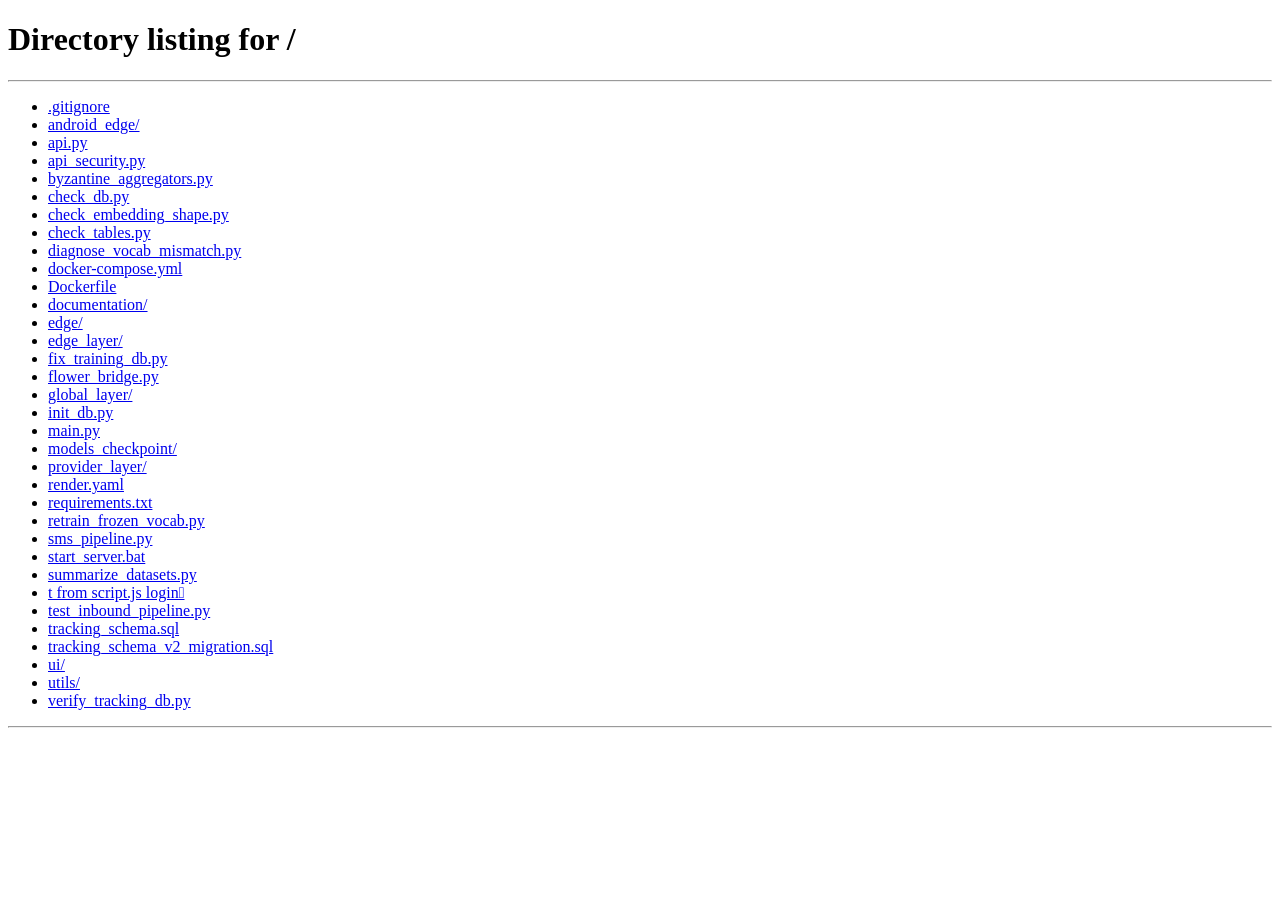
<file: ui/contacts.html>
<!DOCTYPE html>
<html lang="en">
<head>
    <meta charset="UTF-8">
    <meta name="viewport" content="width=device-width, initial-scale=1.0">
    <title>ShieldFL - Edge Contacts Database Editor</title>
    <!-- Google Fonts -->
    <link href="https://fonts.googleapis.com/css2?family=Outfit:wght@300;400;600;700&display=swap" rel="stylesheet">
    <!-- FontAwesome icons -->
    <link rel="stylesheet" href="https://cdnjs.cloudflare.com/ajax/libs/font-awesome/6.4.0/css/all.min.css">
    <!-- Stylesheets -->
    <link rel="stylesheet" href="style.css">
    <link rel="stylesheet" href="contacts.css">
</head>
<body>
    <div class="app-container">
        <!-- Sidebar -->
        <aside class="sidebar">
            <div class="sidebar-header">
                <div class="logo">
                    <i class="fa-solid fa-shield-halved logo-icon"></i>
                    <span>ShieldFL</span>
                </div>
                <div class="badge">3-Tier FL</div>
            </div>
            
            <nav class="nav-menu">
                <a href="index.html" class="nav-item">
                    <i class="fa-solid fa-arrow-left"></i>
                    <span>Back to Portal</span>
                </a>
                <button class="nav-item active">
                    <i class="fa-solid fa-address-book"></i>
                    <span>Manage Contacts</span>
                </button>
            </nav>

            <div class="sidebar-footer">
                <div class="status-indicator">
                    <span class="dot pulse-green"></span>
                    <span>Backend Connected</span>
                </div>
            </div>
        </aside>

        <!-- Main Content -->
        <main class="main-content">
            <!-- Header -->
            <header class="content-header">
                <div class="header-title">
                    <h1>Edge Contacts Management</h1>
                    <p>Directly inspect and modify SQLite database records for local edge devices</p>
                </div>
                <div class="header-actions">
                    <button class="theme-toggle" onclick="toggleTheme()">
                        <i class="fa-solid fa-moon" id="theme-icon"></i>
                    </button>
                </div>
            </header>

            <div class="grid-layout">
                <!-- Left: Contacts Editor -->
                <div class="glass-card contacts-card">
                    <div class="device-selector-row">
                        <label for="device-select">Select Edge Database:</label>
                        <select id="device-select" onchange="loadContacts()">
                            <option value="S1-0">S1-0 (MTN - Client 0)</option>
                            <option value="S1-1">S1-1 (MTN - Client 1)</option>
                            <option value="S1-2">S1-2 (MTN - Client 2)</option>
                            <option value="S2-0">S2-0 (Telecel - Client 0)</option>
                            <option value="S2-1">S2-1 (Telecel - Client 1)</option>
                            <option value="S2-2">S2-2 (Telecel - Client 2)</option>
                            <option value="S3-0">S3-0 (AirtelTigo - Client 0)</option>
                            <option value="S3-1">S3-1 (AirtelTigo - Client 1)</option>
                            <option value="S3-2">S3-2 (AirtelTigo - Client 2)</option>
                        </select>
                    </div>

                    <div class="table-container">
                        <table>
                            <thead>
                                <tr>
                                    <th>ID</th>
                                    <th>Contact Name</th>
                                    <th>Phone Number</th>
                                    <th>Trust Status</th>
                                    <th>Base Risk</th>
                                    <th>Action</th>
                                </tr>
                            </thead>
                            <tbody id="contacts-tbody">
                                <tr>
                                    <td colspan="6" class="text-center text-muted">Select an edge device to load contacts.</td>
                                </tr>
                            </tbody>
                        </table>
                    </div>
                </div>

                <!-- Right: Add Contact Form -->
                <div class="glass-card form-card">
                    <div class="card-header">
                        <i class="fa-solid fa-user-plus text-purple"></i>
                        <h2>Create Edge Record</h2>
                    </div>
                    <form id="contact-form" onsubmit="addContact(event)">
                        <div class="form-group">
                            <label for="contact-name">Full Name</label>
                            <div class="input-with-icon">
                                <i class="fa-solid fa-user"></i>
                                <input type="text" id="contact-name" placeholder="John Doe" required>
                            </div>
                        </div>

                        <div class="form-group">
                            <label for="contact-phone">Phone Number</label>
                            <div class="input-with-icon">
                                <i class="fa-solid fa-phone"></i>
                                <input type="text" id="contact-phone" placeholder="e.g. +233548123456" required>
                            </div>
                        </div>

                        <div class="form-group row-group">
                            <label class="toggle-container">
                                <input type="checkbox" id="contact-trusted" checked onchange="toggleRiskSlider()">
                                <span class="toggle-slider"></span>
                                <span class="toggle-label">Mark as Trusted Contact</span>
                            </label>
                        </div>

                        <div class="form-group" id="risk-score-group" style="display: none;">
                            <label for="contact-risk">Fraud Base Risk Score (0.0 - 1.0)</label>
                            <div class="slider-wrapper">
                                <input type="range" id="contact-risk" min="0" max="1" step="0.05" value="0.0">
                                <span class="slider-val" id="risk-val">0.00</span>
                            </div>
                            <span class="help-text">Set manually for flagged, blacklisted, or suspect numbers</span>
                        </div>

                        <button type="submit" class="btn btn-primary">
                            <i class="fa-solid fa-plus"></i> Save to SQLite DB
                        </button>
                    </form>
                </div>
            </div>
        </main>
    </div>

    <!-- Toast container -->
    <div id="toast-container"></div>

    <script src="contacts.js"></script>
</body>
</html>
</file>
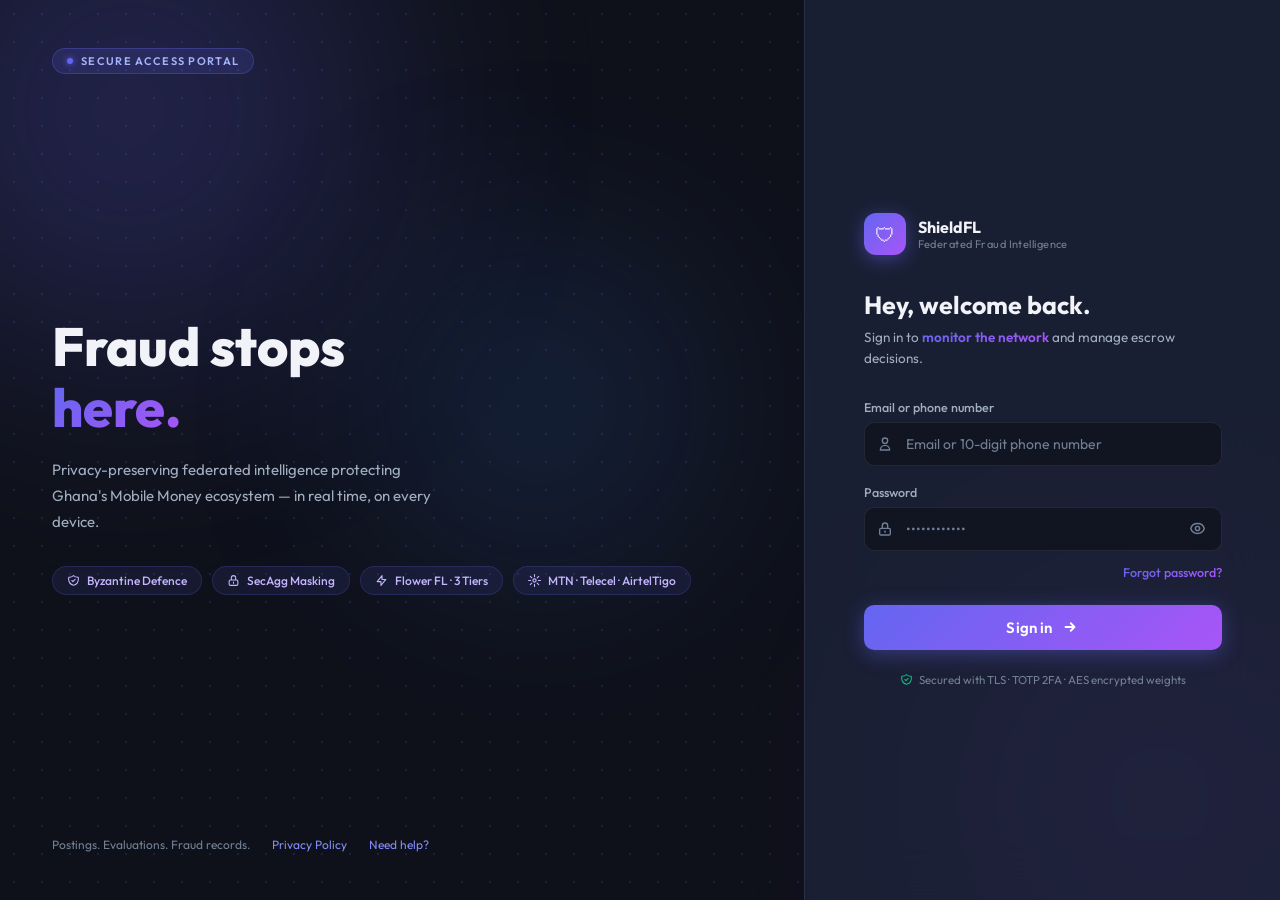
<file: ui/login.html>
<!DOCTYPE html>
<html lang="en">
<head>
  <meta charset="UTF-8" />
  <meta name="viewport" content="width=device-width, initial-scale=1.0" />
  <title>ShieldFL — Sign In</title>
  <link href="https://fonts.googleapis.com/css2?family=Outfit:wght@300;400;500;600;700;800&display=swap" rel="stylesheet" />
  <style>
    *, *::before, *::after { box-sizing: border-box; margin: 0; padding: 0; }

    :root {
      --bg-base:        #0f111a;
      --bg-surface:     rgba(22, 26, 43, 0.7);
      --bg-card:        rgba(30, 37, 60, 0.75);
      --border-color:   rgba(255, 255, 255, 0.08);
      --text-primary:   #f1f3f9;
      --text-secondary: #a0aec0;
      --text-muted:     #718096;
      --primary:        #6366f1;
      --primary-hover:  #5153d6;
      --primary-grad:   linear-gradient(135deg, #6366f1 0%, #a855f7 100%);
      --primary-soft:   rgba(99, 102, 241, 0.15);
      --color-emerald:  #10b981;
      --font:           'Outfit', -apple-system, sans-serif;
    }

    html, body { height: 100%; background: var(--bg-base); font-family: var(--font); color: var(--text-primary); overflow: hidden; }

    /* dot-grid (same pattern as the dashboard) */
    body::before {
      content: ''; position: fixed; inset: 0;
      background-image: radial-gradient(circle, rgba(99,102,241,0.18) 1px, transparent 1px);
      background-size: 28px 28px; pointer-events: none; z-index: 0;
    }

    /* Ambient glow blobs */
    .glow { position: fixed; border-radius: 50%; filter: blur(120px); opacity: 0.22; pointer-events: none; z-index: 0; }
    .glow-1 { width: 500px; height: 500px; background: #6366f1; top: -140px; left: -120px; }
    .glow-2 { width: 400px; height: 400px; background: #a855f7; bottom: -100px; right: -80px; }
    .glow-3 { width: 280px; height: 280px; background: #3b82f6; top: 45%; left: 42%; transform: translate(-50%,-50%); }

    /* Page layout */
    .page { position: relative; z-index: 1; display: flex; height: 100vh; }

    /* ── Left hero ── */
    .hero {
      flex: 1; display: flex; flex-direction: column;
      justify-content: space-between; padding: 48px 52px; overflow: hidden;
    }
    .hero-badge {
      display: inline-flex; align-items: center; gap: 8px;
      font-size: 11px; font-weight: 600; letter-spacing: 0.12em; text-transform: uppercase;
      background: var(--primary-soft); border: 1px solid rgba(99,102,241,0.3);
      color: #a5b4fc; padding: 5px 14px; border-radius: 999px; width: fit-content;
    }
    .hero-badge::before {
      content: ''; width: 6px; height: 6px; border-radius: 50%;
      background: var(--primary); flex-shrink: 0; box-shadow: 0 0 6px #6366f1;
    }
    .hero-body { flex: 1; display: flex; flex-direction: column; justify-content: center; }
    .hero h1 { font-size: clamp(36px, 4.2vw, 56px); font-weight: 800; line-height: 1.12; margin-bottom: 20px; }
    .hero h1 span { background: var(--primary-grad); -webkit-background-clip: text; -webkit-text-fill-color: transparent; background-clip: text; }
    .hero-sub { font-size: 15px; color: var(--text-secondary); line-height: 1.75; max-width: 380px; }
    .hero-pills { display: flex; flex-wrap: wrap; gap: 10px; margin-top: 30px; }
    .pill {
      display: inline-flex; align-items: center; gap: 7px;
      background: rgba(99,102,241,0.1); border: 1px solid rgba(99,102,241,0.2);
      border-radius: 999px; padding: 6px 14px; font-size: 12px; font-weight: 500; color: #c4b5fd;
    }
    .pill svg { width: 13px; height: 13px; flex-shrink: 0; }
    .hero-footer { font-size: 12px; color: var(--text-muted); display: flex; gap: 22px; flex-wrap: wrap; }
    .hero-footer a { color: #818cf8; text-decoration: none; transition: color 0.2s; }
    .hero-footer a:hover { color: #a5b4fc; }

    /* ── Right login panel ── */
    .login-panel {
      width: 476px; flex-shrink: 0;
      display: flex; align-items: center; justify-content: center; padding: 40px 44px;
      background: var(--bg-card); border-left: 1px solid var(--border-color);
      backdrop-filter: blur(28px); -webkit-backdrop-filter: blur(28px);
    }
    .login-inner { width: 100%; max-width: 358px; }

    /* Logo */
    .logo { display: flex; align-items: center; gap: 12px; margin-bottom: 34px; }
    .logo-icon {
      width: 42px; height: 42px; border-radius: 12px;
      background: var(--primary-grad); display: flex; align-items: center; justify-content: center;
      font-size: 20px; box-shadow: 0 4px 18px rgba(99,102,241,0.45); flex-shrink: 0;
    }
    .logo-name { font-weight: 700; font-size: 16px; }
    .logo-sub  { font-size: 11px; color: var(--text-muted); letter-spacing: 0.04em; }

    /* Welcome */
    .welcome-head { font-size: 25px; font-weight: 700; margin-bottom: 6px; }
    .welcome-sub {
      font-size: 13.5px; color: var(--text-secondary); margin-bottom: 30px; line-height: 1.55;
    }
    .welcome-sub span {
      background: var(--primary-grad); -webkit-background-clip: text;
      -webkit-text-fill-color: transparent; background-clip: text; font-weight: 600;
    }

    /* Fields */
    .field { margin-bottom: 18px; }
    .field label { display: block; font-size: 12.5px; font-weight: 500; color: var(--text-secondary); margin-bottom: 7px; }
    .input-wrap { position: relative; display: flex; align-items: center; }
    .input-wrap svg.icon-left {
      position: absolute; left: 13px; width: 16px; height: 16px; color: var(--text-muted); pointer-events: none;
    }
    .input-wrap input {
      width: 100%; background: rgba(15,17,26,0.65);
      border: 1px solid var(--border-color); border-radius: 10px;
      padding: 12px 14px 12px 41px; font-family: var(--font); font-size: 14px;
      color: var(--text-primary); outline: none; transition: border-color 0.2s, box-shadow 0.2s;
    }
    .input-wrap input::placeholder { color: var(--text-muted); }
    .input-wrap input:focus { border-color: var(--primary); box-shadow: 0 0 0 3px rgba(99,102,241,0.18); }
    .eye-btn {
      position: absolute; right: 12px; background: none; border: none;
      cursor: pointer; color: var(--text-muted); display: flex; padding: 4px; transition: color 0.2s;
    }
    .eye-btn:hover { color: var(--text-secondary); }
    .eye-btn svg { width: 17px; height: 17px; }

    /* Forgot */
    .forgot-row { text-align: right; margin-top: -8px; margin-bottom: 24px; }
    .forgot-row a {
      font-size: 12.5px; font-weight: 500; cursor: pointer; text-decoration: none;
      background: var(--primary-grad); -webkit-background-clip: text;
      -webkit-text-fill-color: transparent; background-clip: text;
    }

    /* Sign in button */
    .btn-signin {
      width: 100%; padding: 13px;
      background: var(--primary-grad); border: none; border-radius: 10px;
      font-family: var(--font); font-size: 15px; font-weight: 600; color: #fff;
      cursor: pointer; display: flex; align-items: center; justify-content: center; gap: 8px;
      transition: opacity 0.2s, transform 0.15s, box-shadow 0.2s;
      box-shadow: 0 4px 20px rgba(99,102,241,0.4); letter-spacing: 0.01em;
    }
    .btn-signin:hover { opacity: 0.91; transform: translateY(-1px); box-shadow: 0 6px 26px rgba(99,102,241,0.5); }
    .btn-signin:active { transform: translateY(0); }
    .btn-signin svg { width: 18px; height: 18px; }

    /* Error */
    .error-msg {
      display: none; background: rgba(239,68,68,0.1); border: 1px solid rgba(239,68,68,0.28);
      border-radius: 8px; padding: 10px 14px; font-size: 13px; color: #fca5a5;
      margin-bottom: 16px; align-items: center; gap: 8px;
    }
    .error-msg.show { display: flex; }

    /* Spinner */
    @keyframes spin { to { transform: rotate(360deg); } }
    .spinner {
      width: 18px; height: 18px; border-radius: 50%;
      border: 2px solid rgba(255,255,255,0.3); border-top-color: #fff;
      animation: spin 0.7s linear infinite; display: none;
    }
    .btn-signin.loading .spinner { display: block; }
    .btn-signin.loading .btn-label { display: none; }

    /* Secure note */
    .secure-note {
      display: flex; align-items: center; justify-content: center; gap: 6px;
      font-size: 11.5px; color: var(--text-muted); margin-top: 22px;
    }
    .secure-note svg { width: 13px; height: 13px; color: var(--color-emerald); }

    @media (max-width: 780px) { .hero { display: none; } .login-panel { width: 100%; border-left: none; } }
  </style>
</head>
<body>
  <div class="glow glow-1"></div>
  <div class="glow glow-2"></div>
  <div class="glow glow-3"></div>

  <div class="page">

    <!-- LEFT HERO -->
    <div class="hero">
      <div class="hero-badge">Secure Access Portal</div>

      <div class="hero-body">
        <h1>Fraud stops<br><span>here.</span></h1>
        <p class="hero-sub">
          Privacy-preserving federated intelligence protecting Ghana's Mobile Money ecosystem — in real time, on every device.
        </p>
        <div class="hero-pills">
          <span class="pill">
            <svg fill="none" viewBox="0 0 24 24" stroke="currentColor" stroke-width="2"><path stroke-linecap="round" stroke-linejoin="round" d="M9 12l2 2 4-4m5.618-4.016A11.955 11.955 0 0112 2.944a11.955 11.955 0 01-8.618 3.04A12.02 12.02 0 003 9c0 5.591 3.824 10.29 9 11.622 5.176-1.332 9-6.03 9-11.622 0-1.042-.133-2.052-.382-3.016z"/></svg>
            Byzantine Defence
          </span>
          <span class="pill">
            <svg fill="none" viewBox="0 0 24 24" stroke="currentColor" stroke-width="2"><path stroke-linecap="round" stroke-linejoin="round" d="M12 15v2m-6 4h12a2 2 0 002-2v-6a2 2 0 00-2-2H6a2 2 0 00-2 2v6a2 2 0 002 2zm10-10V7a4 4 0 00-8 0v4h8z"/></svg>
            SecAgg Masking
          </span>
          <span class="pill">
            <svg fill="none" viewBox="0 0 24 24" stroke="currentColor" stroke-width="2"><path stroke-linecap="round" stroke-linejoin="round" d="M13 10V3L4 14h7v7l9-11h-7z"/></svg>
            Flower FL · 3 Tiers
          </span>
          <span class="pill">
            <svg fill="none" viewBox="0 0 24 24" stroke="currentColor" stroke-width="2"><circle cx="12" cy="12" r="3"/><path stroke-linecap="round" stroke-linejoin="round" d="M12 1v4M12 19v4M4.22 4.22l2.83 2.83M16.95 16.95l2.83 2.83M1 12h4M19 12h4M4.22 19.78l2.83-2.83M16.95 7.05l2.83-2.83"/></svg>
            MTN · Telecel · AirtelTigo
          </span>
        </div>
      </div>

      <div class="hero-footer">
        <span>Postings. Evaluations. Fraud records.</span>
        <a href="#">Privacy Policy</a>
        <a href="#">Need help?</a>
      </div>
    </div>

    <!-- RIGHT LOGIN -->
    <div class="login-panel">
      <div class="login-inner">

        <div class="logo">
          <div class="logo-icon">🛡</div>
          <div>
            <div class="logo-name">ShieldFL</div>
            <div class="logo-sub">Federated Fraud Intelligence</div>
          </div>
        </div>

        <div class="welcome-head">Hey, welcome back.</div>
        <div class="welcome-sub">Sign in to <span>monitor the network</span> and manage escrow decisions.</div>

        <div class="error-msg" id="error-msg">
          <svg fill="none" viewBox="0 0 24 24" stroke="currentColor" stroke-width="2" style="width:15px;height:15px;flex-shrink:0"><circle cx="12" cy="12" r="10"/><path stroke-linecap="round" d="M12 8v4M12 16h.01"/></svg>
          <span id="error-text">Invalid credentials. Please try again.</span>
        </div>

        <form id="login-form">
          <div class="field">
            <label for="email">Email or phone number</label>
            <div class="input-wrap">
              <svg class="icon-left" fill="none" viewBox="0 0 24 24" stroke="currentColor" stroke-width="2">
                <path stroke-linecap="round" stroke-linejoin="round" d="M16 7a4 4 0 11-8 0 4 4 0 018 0zM12 14a7 7 0 00-7 7h14a7 7 0 00-7-7z"/>
              </svg>
              <input type="text" id="email" placeholder="Email or 10-digit phone number" required />
            </div>
          </div>

          <div class="field">
            <label for="password">Password</label>
            <div class="input-wrap">
              <svg class="icon-left" fill="none" viewBox="0 0 24 24" stroke="currentColor" stroke-width="2">
                <path stroke-linecap="round" stroke-linejoin="round" d="M12 15v2m-6 4h12a2 2 0 002-2v-6a2 2 0 00-2-2H6a2 2 0 00-2 2v6a2 2 0 002 2zm10-10V7a4 4 0 00-8 0v4h8z"/>
              </svg>
              <input type="password" id="password" placeholder="••••••••••••" required />
              <button type="button" class="eye-btn" id="eye-btn">
                <svg id="eye-icon" fill="none" viewBox="0 0 24 24" stroke="currentColor" stroke-width="2">
                  <path stroke-linecap="round" stroke-linejoin="round" d="M15 12a3 3 0 11-6 0 3 3 0 016 0z"/>
                  <path stroke-linecap="round" stroke-linejoin="round" d="M2.458 12C3.732 7.943 7.523 5 12 5c4.478 0 8.268 2.943 9.542 7-1.274 4.057-5.064 7-9.542 7-4.477 0-8.268-2.943-9.542-7z"/>
                </svg>
              </button>
            </div>
          </div>

          <div class="forgot-row"><a href="#">Forgot password?</a></div>

          <button type="submit" class="btn-signin" id="signin-btn">
            <span class="btn-label" style="display:flex;align-items:center;gap:8px;">
              Sign in
              <svg fill="none" viewBox="0 0 24 24" stroke="currentColor" stroke-width="2.5">
                <path stroke-linecap="round" stroke-linejoin="round" d="M13 7l5 5m0 0l-5 5m5-5H6"/>
              </svg>
            </span>
            <div class="spinner"></div>
          </button>
        </form>

        <div class="secure-note">
          <svg fill="none" viewBox="0 0 24 24" stroke="currentColor" stroke-width="2">
            <path stroke-linecap="round" stroke-linejoin="round" d="M9 12l2 2 4-4m5.618-4.016A11.955 11.955 0 0112 2.944a11.955 11.955 0 01-8.618 3.04A12.02 12.02 0 003 9c0 5.591 3.824 10.29 9 11.622 5.176-1.332 9-6.03 9-11.622 0-1.042-.133-2.052-.382-3.016z"/>
          </svg>
          Secured with TLS · TOTP 2FA · AES encrypted weights
        </div>
      </div>
    </div>
  </div>

  <script>
    // Eye toggle
    const eyeBtn  = document.getElementById('eye-btn');
    const passEl  = document.getElementById('password');
    const eyeIcon = document.getElementById('eye-icon');
    eyeBtn.addEventListener('click', () => {
      const show = passEl.type === 'password';
      passEl.type = show ? 'text' : 'password';
      eyeIcon.innerHTML = show
        ? `<path stroke-linecap="round" stroke-linejoin="round" d="M13.875 18.825A10.05 10.05 0 0112 19c-4.478 0-8.268-2.943-9.543-7a9.97 9.97 0 011.563-3.029m5.858.908a3 3 0 114.243 4.243M9.878 9.878l4.242 4.242M9.88 9.88l-3.29-3.29m7.532 7.532l3.29 3.29M3 3l3.59 3.59m0 0A9.953 9.953 0 0112 5c4.478 0 8.268 2.943 9.543 7a10.025 10.025 0 01-4.132 5.411m0 0L21 21"/>`
        : `<path stroke-linecap="round" stroke-linejoin="round" d="M15 12a3 3 0 11-6 0 3 3 0 016 0z"/><path stroke-linecap="round" stroke-linejoin="round" d="M2.458 12C3.732 7.943 7.523 5 12 5c4.478 0 8.268 2.943 9.542 7-1.274 4.057-5.064 7-9.542 7-4.477 0-8.268-2.943-9.542-7z"/>`;
    });

    // Form submit
    const form      = document.getElementById('login-form');
    const signinBtn = document.getElementById('signin-btn');
    const errorMsg  = document.getElementById('error-msg');
    const errorText = document.getElementById('error-text');

    form.addEventListener('submit', async (e) => {
      e.preventDefault();
      errorMsg.classList.remove('show');
      signinBtn.classList.add('loading');
      const email    = document.getElementById('email').value.trim();
      const password = document.getElementById('password').value;
      try {
        const res = await fetch('/api/auth/login', {
          method: 'POST',
          headers: { 'Content-Type': 'application/json' },
          body: JSON.stringify({ username: email, password })
        });
        if (res.ok) {
          const data = await res.json();
          if (data.access_token) localStorage.setItem('shieldfl_token', data.access_token);
          window.location.href = '/';
        } else {
          const err = await res.json().catch(() => ({}));
          errorText.textContent = err.detail || 'Invalid credentials. Please try again.';
          errorMsg.classList.add('show');
        }
      } catch {
        if (email === 'admin' && password === 'password') {
          window.location.href = '/';
        } else {
          errorText.textContent = 'Connection error. Check your network and try again.';
          errorMsg.classList.add('show');
        }
      } finally {
        signinBtn.classList.remove('loading');
      }
    });

    ['email','password'].forEach(id => {
      document.getElementById(id).addEventListener('input', () => errorMsg.classList.remove('show'));
    });
  </script>
</body>
</html>
</file>
<file: ui/style.css>
/* Base Themes and CSS Reset */
:root {
    --bg-base: #0f111a;
    --bg-surface: rgba(22, 26, 43, 0.7);
    --bg-card: rgba(30, 37, 60, 0.55);
    --bg-card-hover: rgba(40, 50, 80, 0.7);
    --border-color: rgba(255, 255, 255, 0.08);

    --text-primary: #f1f3f9;
    --text-secondary: #a0aec0;
    --text-muted: #718096;

    --primary-color: #6366f1;
    --primary-color-hover: #5153d6;
    --primary-gradient: linear-gradient(135deg, #6366f1 0%, #a855f7 100%);
    --primary-soft: rgba(99, 102, 241, 0.15);

    --color-emerald: #10b981;
    --color-blue: #3b82f6;
    --color-amber: #f59e0b;
    --color-red: #ef4444;

    --shadow-premium: 0 8px 32px 0 rgba(0, 0, 0, 0.37);
    --font-stack: 'Outfit', -apple-system, BlinkMacSystemFont, "Segoe UI", Roboto, sans-serif;
    --sidebar-width: 260px;
    --card-border-radius: 16px;
    --transition-speed: 0.3s;
}

[data-theme="light"] {
    --bg-base: #f3f4f6;
    --bg-surface: rgba(255, 255, 255, 0.75);
    --bg-card: rgba(255, 255, 255, 0.9);
    --bg-card-hover: rgba(243, 244, 246, 0.95);
    --border-color: rgba(0, 0, 0, 0.08);

    --text-primary: #1f2937;
    --text-secondary: #4b5563;
    --text-muted: #9ca3af;

    --shadow-premium: 0 8px 32px 0 rgba(31, 38, 135, 0.07);
}

* {
    margin: 0;
    padding: 0;
    box-sizing: border-box;
}

body {
    background-color: var(--bg-base);
    color: var(--text-primary);
    font-family: var(--font-stack);
    min-height: 100vh;
    overflow-x: hidden;
    font-size: 16px;
    line-height: 1.4;
    transition: background-color var(--transition-speed), color var(--transition-speed);
    position: relative;
}

body::before {
    content: "";
    position: fixed;
    inset: 0;
    background-image: url("assets/globe-network.webp.webp");
    background-repeat: no-repeat;
    background-position: center center;
    background-size: cover;
    background-attachment: fixed;
    opacity: 0.16;
    filter: brightness(0.6) saturate(0.9);
    pointer-events: none;
    z-index: 0;
}

body::after {
    content: "";
    position: fixed;
    inset: 0;
    background: rgba(4, 11, 23, 0.28);
    pointer-events: none;
    z-index: 0;
}

.app-container,
.sidebar,
.main-content {
    position: relative;
    z-index: 1;
}

/* Scrollbar */
::-webkit-scrollbar { width: 6px; height: 6px; }
::-webkit-scrollbar-track { background: transparent; }
::-webkit-scrollbar-thumb { background: var(--border-color); border-radius: 4px; }
::-webkit-scrollbar-thumb:hover { background: var(--text-muted); }

/* ─── App Container ─────────────────────────────────────────── */
.app-container {
    display: flex;
    min-height: 100vh;
}

/* ─── Sidebar ───────────────────────────────────────────────── */
/* ✅ Hidden by default, slides in on hover via JS */
.sidebar {
    width: var(--sidebar-width);
    background-color: var(--bg-surface);
    border-right: 1px solid var(--border-color);
    backdrop-filter: blur(16px);
    -webkit-backdrop-filter: blur(16px);
    display: flex;
    flex-direction: column;
    padding: 24px;
    position: fixed;
    top: 0;
    left: 0;
    height: 100vh;
    z-index: 100;
    /* ✅ Start off-screen, animate in */
    transform: translateX(-100%);
    transition: transform 0.25s cubic-bezier(0.4, 0, 0.2, 1);
}

/* ✅ Class toggled by JS when hovering hamburger */
.sidebar.sidebar-open {
    transform: translateX(0);
}

.sidebar-header {
    margin-bottom: 40px;
}

.logo {
    display: flex;
    align-items: center;
    gap: 12px;
    font-weight: 700;
    font-size: 22px;
    background: var(--primary-gradient);
    -webkit-background-clip: text;
    -webkit-text-fill-color: transparent;
}

.logo-icon {
    font-size: 24px;
    color: var(--primary-color);
    -webkit-text-fill-color: initial;
}

.badge {
    display: inline-block;
    padding: 4px 8px;
    font-size: 10px;
    font-weight: 600;
    border-radius: 9999px;
    background-color: rgba(99, 102, 241, 0.15);
    color: var(--primary-color);
    border: 1px solid rgba(99, 102, 241, 0.3);
    margin-top: 8px;
}

.nav-menu {
    display: flex;
    flex-direction: column;
    gap: 12px;
    flex-grow: 1;
}

.nav-item {
    display: flex;
    align-items: center;
    gap: 14px;
    padding: 14px 16px;
    background: transparent;
    border: none;
    border-radius: 12px;
    color: var(--text-secondary);
    font-family: var(--font-stack);
    font-size: 15px;
    font-weight: 600;
    cursor: pointer;
    text-align: left;
    text-decoration: none;
    transition: all var(--transition-speed) ease;
}

.nav-item:hover,
.nav-item.active {
    background-color: rgba(16, 185, 129, 0.14);
    color: var(--text-primary);
    border-left: 4px solid var(--color-emerald);
    transform: translateX(4px);
}

.nav-item i {
    font-size: 16px;
    width: 20px;
}

.escrow-count-badge {
    margin-left: auto;
    background-color: var(--color-amber);
    color: #0f111a;
    font-size: 11px;
    font-weight: 700;
    padding: 2px 6px;
    border-radius: 50%;
}

.sidebar-footer {
    border-top: 1px solid var(--border-color);
    padding-top: 20px;
    display: flex;
    flex-direction: column;
    gap: 10px;
}

.status-indicator {
    display: flex;
    align-items: center;
    gap: 10px;
    font-size: 13px;
    color: var(--text-secondary);
}

.dot {
    width: 8px;
    height: 8px;
    border-radius: 50%;
}

.pulse-green {
    background-color: var(--color-emerald);
    box-shadow: 0 0 0 0 rgba(16, 185, 129, 0.7);
    animation: pulse 1.8s infinite;
}

@keyframes pulse {
    0%   { transform: scale(0.95); box-shadow: 0 0 0 0 rgba(16, 185, 129, 0.7); }
    70%  { transform: scale(1);    box-shadow: 0 0 0 8px rgba(16, 185, 129, 0); }
    100% { transform: scale(0.95); box-shadow: 0 0 0 0 rgba(16, 185, 129, 0); }
}

.workspace-info {
    font-size: 11px;
    color: var(--text-muted);
}

/* ─── Hamburger Button ──────────────────────────────────────── */
/* ✅ Fixed at TOP-LEFT corner, always visible when sidebar is closed */
.hamburger-btn {
    position: fixed;
    left: 12px;
    top: 16px;              /* ✅ top-left, not centered */
    z-index: 200;           /* above sidebar overlay */
    width: 38px;
    height: 38px;
    display: flex;
    flex-direction: column;
    align-items: center;
    justify-content: center;
    gap: 5px;
    cursor: pointer;
    background: rgba(99, 102, 241, 0.15);
    border-radius: 10px;
    border: 1px solid rgba(99, 102, 241, 0.3);
    transition: opacity 0.2s ease, background 0.2s ease, transform 0.15s ease;
}

.hamburger-btn:hover {
    background: rgba(99, 102, 241, 0.3);
    transform: scale(1.08);
}

.hamburger-btn span {
    display: block;
    width: 16px;
    height: 2px;
    background: rgba(255, 255, 255, 0.65);
    border-radius: 2px;
    transition: background 0.2s;
}

.hamburger-btn:hover span {
    background: #fff;
}

/* ✅ JS adds/removes this class to hide hamburger while sidebar is open */
.hamburger-btn.hidden {
    opacity: 0;
    pointer-events: none;
}

/* ─── Main Content Area ─────────────────────────────────────── */
/* ✅ Full width by default (sidebar is hidden), shifts when sidebar opens */
.main-content {
    margin-left: 0;                  /* ✅ was var(--sidebar-width) — now 0 */
    flex-grow: 1;
    padding: clamp(18px, 3vw, 40px);
    width: 100vw;                    /* ✅ full width by default */
    max-width: 1600px;
    box-sizing: border-box;
    transition: margin-left 0.25s cubic-bezier(0.4, 0, 0.2, 1),
                width      0.25s cubic-bezier(0.4, 0, 0.2, 1);
}

.content-header {
    display: flex;
    justify-content: space-between;
    align-items: center;
    gap: 16px;
    flex-wrap: wrap;
    margin-bottom: 24px;
}

.header-actions {
    display: flex;
    align-items: center;
    gap: 18px;
}

.centered-header-title {
    flex: 1;
    text-align: center;
}

.header-title h1 {
    font-weight: 700;
    font-size: clamp(1.45rem, 2.8vw, 1.9rem);
    letter-spacing: -0.5px;
    margin-bottom: 6px;
}

.header-title p {
    color: var(--text-secondary);
    font-size: clamp(0.92rem, 1.8vw, 1rem);
}

.live-clock {
    min-width: 150px;
    text-align: right;
    color: var(--text-primary);
    font-size: clamp(0.78rem, 1.8vw, 0.92rem);
    font-weight: 700;
    letter-spacing: 0.04em;
    padding: 10px 12px;
    border-radius: 10px;
    background: rgba(99, 102, 241, 0.12);
    border: 1px solid var(--border-color);
    box-shadow: var(--shadow-premium);
}

.theme-toggle {
    background-color: var(--bg-surface);
    border: 1px solid var(--border-color);
    width: 40px;
    height: 40px;
    border-radius: 10px;
    color: var(--text-primary);
    cursor: pointer;
    display: flex;
    align-items: center;
    justify-content: center;
    font-size: 16px;
    transition: all var(--transition-speed);
}

.theme-toggle:hover {
    background-color: var(--bg-card);
    transform: translateY(-1px) scale(1.04);
}

/* Moving notification strip */
.notification-strip {
    overflow: hidden;
    border: 1px solid var(--border-color);
    border-radius: 14px;
    background: linear-gradient(135deg, rgba(99, 102, 241, 0.14), rgba(168, 85, 247, 0.12));
    box-shadow: var(--shadow-premium);
    margin-bottom: 24px;
    position: relative;
}

.notification-track {
    display: flex;
    gap: 14px;
    width: max-content;
    padding: 10px 12px;
    animation: marquee 40s linear infinite;
}

.notification-pill {
    display: inline-flex;
    align-items: center;
    gap: 8px;
    padding: 8px 12px;
    border-radius: 999px;
    background: rgba(15, 17, 26, 0.45);
    border: 1px solid rgba(255, 255, 255, 0.08);
    color: var(--text-primary);
    font-size: 12px;
    font-weight: 600;
    white-space: nowrap;
}

.notification-pill i { color: var(--color-amber); }

@keyframes marquee {
    0%   { transform: translateX(0); }
    100% { transform: translateX(-50%); }
}

/* Tab contents */
.tab-content { display: none; animation: fadeIn 0.4s ease; }
.tab-content.active { display: block; }

@keyframes fadeIn {
    from { opacity: 0; transform: translateY(8px); }
    to   { opacity: 1; transform: translateY(0); }
}

/* Grid layout */
.grid-layout {
    display: grid;
    grid-template-columns: 1.1fr 0.9fr;
    gap: 30px;
    margin-bottom: 30px;
}

.transfer-stage {
    display: flex;
    justify-content: center;
    margin-bottom: 24px;
}

.centered-card {
    width: 100%;
    max-width: 760px;
    margin: 0 auto;
}

.assessment-panel,
.logs-card { margin-top: 24px; }

/* ─── Responsive ────────────────────────────────────────────── */
@media (max-width: 1024px) {
    .grid-layout { grid-template-columns: 1fr; }
    .main-content { margin-left: 0; width: 100%; padding: 20px; }
    .content-header { align-items: flex-start; }
    .header-actions { width: 100%; justify-content: flex-end; flex-wrap: nowrap; }
}

@media (max-width: 640px) {
    .notification-track { animation-duration: 24s; }
    .notification-pill { font-size: 11px; padding: 7px 10px; }
    .live-clock { min-width: 0; text-align: left; }
}

/* Glassmorphism Cards */
.glass-card {
    background-color: var(--bg-surface);
    border: 1px solid var(--border-color);
    border-radius: var(--card-border-radius);
    padding: clamp(18px, 2.6vw, 30px);
    box-shadow: var(--shadow-premium);
    backdrop-filter: blur(20px);
    -webkit-backdrop-filter: blur(20px);
    transition: border-color var(--transition-speed);
}

.card-header {
    display: flex;
    align-items: center;
    gap: 12px;
    margin-bottom: 24px;
}

.card-header i { font-size: 20px; }
.card-header h2 { font-size: 18px; font-weight: 600; }

/* Text colors */
.text-purple  { color: #a855f7; }
.text-emerald { color: var(--color-emerald); }
.text-blue    { color: var(--color-blue); }
.text-amber   { color: var(--color-amber); }
.text-muted   { color: var(--text-muted); }
.text-center  { text-align: center; }

/* Forms */
.form-group { margin-bottom: 20px; }

.form-group label {
    display: block;
    font-size: 14px;
    font-weight: 600;
    color: var(--text-secondary);
    margin-bottom: 8px;
}

select, input, textarea {
    width: 100%;
    background-color: rgba(15, 17, 26, 0.4);
    border: 1px solid var(--border-color);
    border-radius: 10px;
    padding: 12px 16px;
    color: var(--text-primary);
    font-family: var(--font-stack);
    font-size: 14px;
    outline: none;
    transition: all 0.2s;
}

select:focus, input:focus, textarea:focus {
    border-color: var(--primary-color);
    box-shadow: 0 0 0 2px rgba(99, 102, 241, 0.15);
}

.input-with-icon { position: relative; }

.input-with-icon i {
    position: absolute;
    left: 16px;
    top: 50%;
    transform: translateY(-50%);
    color: var(--text-muted);
}

.input-with-icon input { padding-left: 44px; }

.help-text {
    display: block;
    font-size: 11px;
    color: var(--text-muted);
    margin-top: 6px;
}

/* Buttons */
.btn {
    display: inline-flex;
    align-items: center;
    justify-content: center;
    gap: 8px;
    padding: 12px 24px;
    border: none;
    border-radius: 10px;
    font-family: var(--font-stack);
    font-size: 14px;
    font-weight: 600;
    cursor: pointer;
    transition: all var(--transition-speed);
}

.btn-primary {
    background: var(--primary-gradient);
    color: white;
    width: 100%;
    box-shadow: 0 4px 15px rgba(99, 102, 241, 0.3);
}

.btn-primary:hover {
    box-shadow: 0 6px 20px rgba(99, 102, 241, 0.5);
    transform: translateY(-2px);
}

.btn-emerald { background-color: var(--color-emerald); color: #0f111a; }
.btn-emerald:hover { background-color: #059669; transform: translateY(-2px); }

.btn-small   { padding: 6px 12px; font-size: 12px; border-radius: 6px; }
.btn-release { background-color: var(--color-emerald); color: #0f111a; }
.btn-release:hover { background-color: #059669; }
.btn-block   { background-color: var(--color-red); color: white; }
.btn-block:hover { background-color: #dc2626; }

.btn:active,
.btn.active {
    background-color: var(--color-emerald) !important;
    color: #0f111a !important;
    box-shadow: 0 4px 15px rgba(16, 185, 129, 0.25) !important;
    transform: translateY(0) !important;
}

/* Assessment Result */
.result-placeholder {
    display: flex;
    flex-direction: column;
    align-items: center;
    justify-content: center;
    text-align: center;
    color: var(--text-muted);
    padding: 40px 0;
}

.placeholder-icon { font-size: 48px; margin-bottom: 16px; color: var(--border-color); }

.result-display { animation: slideIn 0.3s ease; }

@keyframes slideIn {
    from { opacity: 0; transform: translateY(12px); }
    to   { opacity: 1; transform: translateY(0); }
}

.verdict-banner {
    display: flex;
    align-items: center;
    gap: 16px;
    padding: 16px 20px;
    border-radius: 12px;
    margin-bottom: 24px;
}

.verdict-banner.approved { background-color: rgba(16, 185, 129, 0.15); border: 1px solid rgba(16, 185, 129, 0.3); color: var(--color-emerald); }
.verdict-banner.escrow   { background-color: rgba(245, 158, 11, 0.15); border: 1px solid rgba(245, 158, 11, 0.3); color: var(--color-amber); }
.verdict-banner.blocked  { background-color: rgba(239, 68, 68, 0.15);  border: 1px solid rgba(239, 68, 68, 0.3);  color: var(--color-red); }

.verdict-icon { font-size: 24px; }

.metrics-grid {
    display: grid;
    grid-template-columns: 1fr 1fr;
    gap: 20px;
    margin-bottom: 24px;
}

.metric-box {
    background-color: rgba(15, 17, 26, 0.2);
    border: 1px solid var(--border-color);
    border-radius: 12px;
    padding: 16px;
}

.metric-label {
    display: block;
    font-size: 11px;
    color: var(--text-secondary);
    margin-bottom: 6px;
    text-transform: uppercase;
    letter-spacing: 0.5px;
}

.metric-value { display: block; font-size: 22px; font-weight: 700; margin-bottom: 10px; }

.progress-bar-bg { background-color: rgba(255,255,255,0.05); height: 6px; border-radius: 9999px; overflow: hidden; }
.progress-bar-fill { height: 100%; border-radius: 9999px; width: 0%; transition: width 0.8s cubic-bezier(0.1, 0.8, 0.3, 1); }

.bg-gradient { background: var(--primary-gradient); }
.bg-blue   { background-color: var(--color-blue); }
.bg-amber  { background-color: var(--color-amber); }
.bg-purple { background-color: #a855f7; }

.decision-reason {
    background-color: rgba(255,255,255,0.03);
    border-left: 3px solid var(--primary-color);
    padding: 16px;
    border-radius: 0 10px 10px 0;
    font-size: 14px;
}

.decision-reason strong { display: block; margin-bottom: 4px; }

/* Tables */
.table-container { overflow-x: auto; margin-top: 10px; }

table { width: 100%; border-collapse: collapse; text-align: left; font-size: 14px; }

th, td { padding: 16px 20px; border-bottom: 1px solid var(--border-color); }

th { font-weight: 600; color: var(--text-secondary); }

tbody tr { transition: background-color 0.2s; }
tbody tr:hover { background-color: rgba(255,255,255,0.02); }

.badge-status { padding: 4px 10px; border-radius: 9999px; font-size: 11px; font-weight: 600; display: inline-block; }

.status-approved { background-color: rgba(16,185,129,0.15); color: var(--color-emerald); }
.status-escrow   { background-color: rgba(245,158,11,0.15); color: var(--color-amber); }
.status-released { background-color: rgba(59,130,246,0.15); color: var(--color-blue); }
.status-blocked  { background-color: rgba(239,68,68,0.15);  color: var(--color-red); }

/* FL Tab */
.description { color: var(--text-secondary); font-size: 14px; line-height: 1.5; margin-bottom: 24px; }

.fl-actions { margin-bottom: 24px; }

.fl-status-box {
    background-color: rgba(15,17,26,0.3);
    border: 1px solid var(--border-color);
    border-radius: 12px;
    padding: 20px;
    display: flex;
    flex-direction: column;
    gap: 12px;
    margin-bottom: 30px;
}

.status-row { display: flex; justify-content: space-between; font-size: 14px; }

.badge-success { background-color: rgba(16,185,129,0.15); color: var(--color-emerald); }

/* Node Tree */
.node-architecture h3 { font-size: 15px; font-weight: 600; margin-bottom: 20px; }

.node-tree { display: flex; flex-direction: column; align-items: center; gap: 30px; padding: 20px 0; }

.tree-node {
    display: flex;
    align-items: center;
    gap: 10px;
    background-color: rgba(255,255,255,0.03);
    border: 1px solid var(--border-color);
    border-radius: 10px;
    padding: 10px 20px;
    font-size: 13px;
    font-weight: 600;
    box-shadow: 0 4px 10px rgba(0,0,0,0.1);
}

.root-node     { border-color: var(--color-blue);   background-color: rgba(59,130,246,0.05); }
.provider-node { border-color: #a855f7; background-color: rgba(168,85,247,0.05); }

.node-branches { display: grid; grid-template-columns: repeat(3, 1fr); gap: 20px; width: 100%; }

.provider-branch { display: flex; flex-direction: column; align-items: center; gap: 20px; }

.client-nodes { display: flex; justify-content: center; gap: 10px; }

.client-dot {
    display: inline-flex;
    align-items: center;
    justify-content: center;
    width: 32px;
    height: 32px;
    border-radius: 50%;
    background-color: rgba(255,255,255,0.03);
    border: 1px solid var(--border-color);
    font-size: 9px;
    font-weight: 700;
    color: var(--text-secondary);
    cursor: default;
    transition: all 0.2s;
}

.client-dot:hover { border-color: var(--primary-color); transform: scale(1.1); }

/* Toast */
#toast-container {
    position: fixed;
    bottom: 24px;
    right: 24px;
    display: flex;
    flex-direction: column;
    gap: 10px;
    z-index: 1000;
}

.toast {
    background-color: rgba(30,37,60,0.95);
    border: 1px solid var(--border-color);
    backdrop-filter: blur(10px);
    border-left: 4px solid var(--primary-color);
    padding: 16px 20px;
    border-radius: 8px;
    color: var(--text-primary);
    font-size: 14px;
    display: flex;
    align-items: center;
    gap: 12px;
    min-width: 280px;
    box-shadow: 0 4px 15px rgba(0,0,0,0.3);
    animation: slideInRight 0.3s cubic-bezier(0.1, 0.8, 0.3, 1);
}

@keyframes slideInRight {
    from { transform: translateX(100%); opacity: 0; }
    to   { transform: translateX(0); opacity: 1; }
}

.toast.success { border-left-color: var(--color-emerald); }
.toast.warning { border-left-color: var(--color-amber); }
.toast.error   { border-left-color: var(--color-red); }

/* Toggle */
.toggle-container { display: flex; align-items: center; gap: 12px; cursor: pointer; user-select: none; }
.toggle-container input { display: none; }

.toggle-slider {
    width: 44px;
    height: 24px;
    background-color: var(--border-color);
    border-radius: 9999px;
    position: relative;
    transition: background-color 0.2s;
    display: inline-block;
}

.toggle-slider::before {
    content: '';
    width: 18px;
    height: 18px;
    background-color: var(--text-primary);
    border-radius: 50%;
    position: absolute;
    top: 3px;
    left: 3px;
    transition: transform 0.2s;
}

.toggle-container input:checked + .toggle-slider { background-color: var(--color-emerald); }
.toggle-container input:checked + .toggle-slider::before { transform: translateX(20px); background-color: #0f111a; }
.toggle-container input:not(:checked) + .toggle-slider { box-shadow: inset 0 0 0 1px rgba(255,255,255,0.08); }

.toggle-label { font-size: 14px; font-weight: 600; }

/* Range sliders */
.slider-wrapper { display: flex; align-items: center; gap: 16px; }

.slider-wrapper input[type="range"] {
    flex-grow: 1;
    padding: 0;
    height: 6px;
    background: var(--border-color);
    border-radius: 9999px;
    outline: none;
    cursor: pointer;
    -webkit-appearance: none;
}

.slider-wrapper input[type="range"]::-webkit-slider-thumb {
    -webkit-appearance: none;
    width: 16px;
    height: 16px;
    border-radius: 50%;
    background: var(--primary-color);
    cursor: pointer;
}

.slider-val { font-size: 14px; font-weight: 700; width: 40px; text-align: right; }

/* Login Modal */
.modal-overlay {
    position: fixed;
    top: 0; left: 0;
    width: 100vw; height: 100vh;
    background-color: rgba(9, 11, 15, 0.9);
    backdrop-filter: blur(15px);
    z-index: 9999;
    display: none;
    align-items: center;
    justify-content: center;
}

.login-card {
    width: 100%;
    max-width: 400px;
    padding: 40px 30px;
    animation: fadeInSlideUp 0.4s ease-out forwards;
}

@keyframes fadeInSlideUp {
    from { opacity: 0; transform: translateY(20px); }
    to   { opacity: 1; transform: translateY(0); }
}
/* ── Sender Device Dropdown — Blue Theme ── */
#sender-id {
    background-color: rgba(59, 130, 246, 0.15);
    border-color: rgba(59, 130, 246, 0.5);
    color: #93c5fd;
}

#sender-id:focus {
    background-color: rgba(59, 130, 246, 0.25);
    border-color: #3b82f6;
    box-shadow: 0 0 0 2px rgba(59, 130, 246, 0.2);
}

#sender-id option {
    background-color: #0f2044;
    color: #bfdbfe;
}

#sender-id option:disabled {
    color: #60a5fa;
    font-style: italic;
}

/* ══════════════════════════════════════════════════════════════
   PROFILE & SETTINGS SECTION
   Merged from the standalone settings stylesheet. Its own
   :root / * / body reset and duplicate .btn, .btn-primary rules
   were dropped in favor of the ones already defined above, so
   this section now rides the same design tokens (--primary-color,
   --color-emerald/red/amber, --border-color, --bg-card, etc.) and
   automatically follows [data-theme="light"] switching.
   ══════════════════════════════════════════════════════════════ */

.ps-page {
    max-width: 1100px;
    margin: 0 auto;
    padding: 32px 24px 80px;
}

/* ===== HEADER ===== */
.ps-header {
    display: flex;
    justify-content: space-between;
    align-items: flex-start;
    margin-bottom: 28px;
    gap: 16px;
    flex-wrap: wrap;
}

.ps-header h1 {
    margin: 0 0 4px;
    font-size: 26px;
    font-weight: 700;
    color: var(--text-primary);
}

.ps-subtitle {
    margin: 0;
    color: var(--text-secondary);
    font-size: 14px;
}

.ps-header-right {
    display: flex;
    align-items: center;
    gap: 12px;
}

.ps-save-indicator {
    color: var(--color-emerald);
    font-size: 13px;
    font-weight: 600;
    transition: opacity 0.3s;
}

.hidden { display: none !important; }

/* ===== BUTTONS (additions only — .btn / .btn-primary already defined above) ===== */
.btn-secondary {
    background-color: var(--bg-card-hover);
    color: var(--text-primary);
    border: 1px solid var(--border-color);
}
.btn-secondary:hover { background-color: var(--bg-card); }

.btn-danger {
    background: transparent;
    color: var(--color-red);
    border: 1px solid var(--color-red);
}
.btn-danger:hover { background-color: rgba(239, 68, 68, 0.1); }

/* ===== LAYOUT ===== */
.ps-layout {
    display: grid;
    grid-template-columns: 220px 1fr;
    gap: 28px;
}

@media (max-width: 720px) {
    .ps-layout { grid-template-columns: 1fr; }
}

/* ===== SIDE NAV ===== */
.ps-nav {
    display: flex;
    flex-direction: column;
    gap: 4px;
    position: sticky;
    top: 24px;
    align-self: start;
}

.ps-nav-link {
    display: block;
    padding: 10px 14px;
    border-radius: 8px;
    color: var(--text-secondary);
    text-decoration: none;
    font-size: 14px;
    font-weight: 500;
    transition: background 0.15s, color 0.15s;
}

.ps-nav-link:hover {
    background: var(--bg-card-hover);
    color: var(--text-primary);
}

.ps-nav-link.active {
    background: var(--primary-soft);
    color: var(--primary-color);
    font-weight: 600;
}

/* ===== CONTENT ===== */
.ps-content h2 {
    font-size: 20px;
    margin: 0 0 16px;
    color: var(--text-primary);
}

.ps-section { margin-bottom: 8px; }

.ps-card {
    background: var(--bg-card);
    border: 1px solid var(--border-color);
    border-radius: var(--card-border-radius);
    padding: 22px;
    margin-bottom: 18px;
    box-shadow: var(--shadow-premium);
}

.ps-card h3 {
    margin: 0 0 12px;
    font-size: 15px;
    font-weight: 600;
    color: var(--text-primary);
}

.ps-hint {
    color: var(--text-muted);
    font-size: 13px;
    margin: 4px 0 12px;
}

.ps-error {
    color: var(--color-red);
    font-size: 13px;
    margin: -4px 0 12px;
}

/* ===== FORM ELEMENTS ===== */
.ps-grid-2 {
    display: grid;
    grid-template-columns: 1fr 1fr;
    gap: 16px;
}

@media (max-width: 560px) {
    .ps-grid-2 { grid-template-columns: 1fr; }
}

.ps-field {
    display: flex;
    flex-direction: column;
    gap: 6px;
    margin-bottom: 14px;
}

.ps-field label {
    font-size: 13px;
    color: var(--text-secondary);
    font-weight: 500;
}

.ps-field input,
.ps-field select {
    background: rgba(15, 17, 26, 0.4);
    border: 1px solid var(--border-color);
    color: var(--text-primary);
    padding: 10px 12px;
    border-radius: 8px;
    font-size: 14px;
    outline: none;
    transition: border-color 0.15s;
    width: 100%;
}

.ps-field input:focus,
.ps-field select:focus {
    border-color: var(--primary-color);
    box-shadow: 0 0 0 2px rgba(99, 102, 241, 0.15);
}

.ps-inline-field {
    flex-direction: row;
    align-items: center;
}
.ps-inline-field input { flex: 1; }

/* ===== TOGGLE SWITCH (namespaced so it doesn't clash with .toggle-* above) ===== */
.ps-toggle {
    position: relative;
    display: inline-block;
    width: 44px;
    height: 24px;
    flex-shrink: 0;
}

.ps-toggle input { opacity: 0; width: 0; height: 0; }

.ps-slider {
    position: absolute;
    cursor: pointer;
    inset: 0;
    background: var(--border-color);
    border-radius: 24px;
    transition: 0.2s;
}

.ps-slider::before {
    content: "";
    position: absolute;
    height: 18px;
    width: 18px;
    left: 3px;
    bottom: 3px;
    background: white;
    border-radius: 50%;
    transition: 0.2s;
}

.ps-toggle input:checked + .ps-slider {
    background: var(--primary-color);
}

.ps-toggle input:checked + .ps-slider::before {
    transform: translateX(20px);
}

.ps-row-between {
    display: flex;
    justify-content: space-between;
    align-items: center;
    padding: 10px 0;
    border-bottom: 1px solid var(--border-color);
}
.ps-row-between:last-child { border-bottom: none; }

/* ===== RANGE SLIDER LABELS (input[type=range] styling already covered above) ===== */
.ps-range-labels {
    display: flex;
    justify-content: space-between;
    font-size: 12px;
    color: var(--text-muted);
}

#ps-risk-threshold-value,
#ps-sensitivity-value {
    color: var(--primary-color);
    font-weight: 600;
}

/* ===== AVATAR ===== */
.ps-avatar-row {
    display: flex;
    align-items: center;
    gap: 16px;
    margin-bottom: 20px;
}

.ps-avatar {
    width: 64px;
    height: 64px;
    border-radius: 50%;
    background: var(--primary-gradient);
    color: white;
    display: flex;
    align-items: center;
    justify-content: center;
    font-weight: 700;
    font-size: 20px;
    overflow: hidden;
    flex-shrink: 0;
}

.ps-avatar img {
    width: 100%;
    height: 100%;
    object-fit: cover;
}

/* ===== 2FA ===== */
.ps-2fa-panel {
    margin-top: 16px;
    padding-top: 16px;
    border-top: 1px solid var(--border-color);
}

.ps-2fa-mock-qr {
    width: 140px;
    height: 140px;
    background: repeating-conic-gradient(var(--border-color) 0% 25%, var(--bg-base) 0% 50%) 50% / 20px 20px;
    border-radius: 8px;
    display: flex;
    align-items: center;
    justify-content: center;
    font-size: 11px;
    color: var(--text-muted);
    margin-bottom: 14px;
}

/* ===== LISTS ===== */
.ps-list {
    display: flex;
    flex-direction: column;
    gap: 10px;
}

.ps-list-item {
    display: flex;
    justify-content: space-between;
    align-items: center;
    padding: 12px 14px;
    background: rgba(15, 17, 26, 0.2);
    border: 1px solid var(--border-color);
    border-radius: 8px;
    font-size: 14px;
    color: var(--text-primary);
}

.ps-list-item-meta {
    color: var(--text-muted);
    font-size: 12px;
    margin-top: 2px;
}

.ps-badge {
    font-size: 11px;
    font-weight: 600;
    padding: 3px 8px;
    border-radius: 999px;
    background: var(--primary-soft);
    color: var(--primary-color);
}

.ps-badge.current {
    background: rgba(16, 185, 129, 0.15);
    color: var(--color-emerald);
}

/* ===== CHIPS ===== */
.ps-chip-list {
    display: flex;
    flex-wrap: wrap;
    gap: 8px;
    margin-top: 12px;
}

.ps-chip {
    display: flex;
    align-items: center;
    gap: 8px;
    background: rgba(15, 17, 26, 0.2);
    border: 1px solid var(--border-color);
    padding: 6px 10px;
    border-radius: 999px;
    font-size: 13px;
    color: var(--text-primary);
}

.ps-chip button {
    background: none;
    border: none;
    color: var(--text-muted);
    cursor: pointer;
    font-size: 14px;
    line-height: 1;
    padding: 0;
}
.ps-chip button:hover { color: var(--color-red); }

/* ===== TABLE (namespaced, distinct from the plain `table` rules above) ===== */
.ps-table {
    width: 100%;
    border-collapse: collapse;
    font-size: 13px;
}

.ps-table th {
    text-align: left;
    color: var(--text-secondary);
    font-weight: 500;
    padding: 8px 10px;
    border-bottom: 1px solid var(--border-color);
}

.ps-table td {
    padding: 10px;
    border-bottom: 1px solid var(--border-color);
    color: var(--text-primary);
}

.ps-table tr:last-child td { border-bottom: none; }

/* ===== READONLY PILL ===== */
.ps-readonly-pill {
    display: inline-block;
    background: var(--primary-soft);
    color: var(--primary-color);
    padding: 8px 16px;
    border-radius: 8px;
    font-weight: 600;
    font-size: 14px;
}

/* ══════════════════════════════════════════════════════════════
   LIGHT THEME — KAGGLE-STYLE BLUE ACCENT OVERRIDE
   Scoped entirely to [data-theme="light"]. Dark mode is untouched.
   No HTML/layout changes — same components, just recolored so
   light mode actually reads as "light background, blue accents"
   instead of a partially-dark theme with a purple accent.
   ══════════════════════════════════════════════════════════════ */

[data-theme="light"] {
    /* Swap the brand accent from indigo/purple to a Kaggle-style blue */
    --primary-color: #20beff;
    --primary-color-hover: #0ea5e9;
    --primary-gradient: linear-gradient(135deg, #20beff 0%, #0ea5e9 100%);
    --primary-soft: rgba(32, 190, 255, 0.14);
}

/* Background image tint: soften the dark navy overlay so it reads
   as a light backdrop instead of muddying a light UI on top of it */
[data-theme="light"] body::before {
    opacity: 0.08;
    filter: brightness(1.05) saturate(0.7);
}
[data-theme="light"] body::after {
    background: rgba(255, 255, 255, 0.6);
}

/* Brand-accent surfaces that were hardcoded to indigo rgba() rather
   than the CSS variables — these need explicit light-mode overrides */
[data-theme="light"] .badge {
    background-color: rgba(32, 190, 255, 0.14);
    border-color: rgba(32, 190, 255, 0.3);
}

[data-theme="light"] .hamburger-btn {
    background: rgba(32, 190, 255, 0.14);
    border-color: rgba(32, 190, 255, 0.3);
}
[data-theme="light"] .hamburger-btn:hover {
    background: rgba(32, 190, 255, 0.28);
}
[data-theme="light"] .hamburger-btn span {
    background: rgba(20, 20, 20, 0.6);
}
[data-theme="light"] .hamburger-btn:hover span {
    background: #000;
}

[data-theme="light"] .live-clock {
    background: rgba(32, 190, 255, 0.1);
}

[data-theme="light"] .notification-strip {
    background: linear-gradient(135deg, rgba(32, 190, 255, 0.12), rgba(14, 165, 233, 0.1));
}
[data-theme="light"] .notification-pill {
    background: rgba(255, 255, 255, 0.7);
    border-color: rgba(0, 0, 0, 0.06);
}

[data-theme="light"] .btn-primary {
    box-shadow: 0 4px 15px rgba(32, 190, 255, 0.28);
}
[data-theme="light"] .btn-primary:hover {
    box-shadow: 0 6px 20px rgba(32, 190, 255, 0.45);
}

[data-theme="light"] select,
[data-theme="light"] input,
[data-theme="light"] textarea {
    background-color: rgba(0, 0, 0, 0.025);
}
[data-theme="light"] select:focus,
[data-theme="light"] input:focus,
[data-theme="light"] textarea:focus {
    box-shadow: 0 0 0 2px rgba(32, 190, 255, 0.15);
}

/* Surfaces that were hardcoded to dark navy fills — unreadable once
   the surrounding theme actually goes light, so they need a real
   light-mode background rather than inheriting the dark one */
[data-theme="light"] .metric-box {
    background-color: rgba(0, 0, 0, 0.02);
}
[data-theme="light"] .fl-status-box {
    background-color: rgba(0, 0, 0, 0.02);
}
[data-theme="light"] .tree-node,
[data-theme="light"] .client-dot {
    background-color: rgba(0, 0, 0, 0.02);
}
[data-theme="light"] .decision-reason {
    background-color: rgba(0, 0, 0, 0.015);
}

/* Toast was solid dark navy with text color following --text-primary —
   in light mode that made toast text nearly invisible (dark text on
   dark background). Give it a real light surface. */
[data-theme="light"] .toast {
    background-color: rgba(255, 255, 255, 0.97);
    border-color: rgba(0, 0, 0, 0.08);
    box-shadow: 0 4px 15px rgba(0, 0, 0, 0.12);
}

/* Sender-device dropdown's dedicated blue theming — brighten the
   dark option backgrounds so they're legible against a light select */
[data-theme="light"] #sender-id {
    background-color: rgba(32, 190, 255, 0.1);
    border-color: rgba(32, 190, 255, 0.4);
    color: #0369a1;
}
[data-theme="light"] #sender-id:focus {
    background-color: rgba(32, 190, 255, 0.16);
    border-color: #20beff;
    box-shadow: 0 0 0 2px rgba(32, 190, 255, 0.2);
}
[data-theme="light"] #sender-id option {
    background-color: #eaf7ff;
    color: #0c4a6e;
}
[data-theme="light"] #sender-id option:disabled {
    color: #38bdf8;
}
</file>
<file: ui/contacts.css>
/* Specific Styles for Contacts Page */

.device-selector-row {
    display: flex;
    align-items: center;
    gap: 16px;
    margin-bottom: 24px;
    border-bottom: 1px solid var(--border-color);
    padding-bottom: 20px;
}

.device-selector-row label {
    font-weight: 700;
    font-size: 15px;
    color: var(--text-primary);
}

.device-selector-row select {
    max-width: 300px;
}

.contacts-card {
    grid-column: span 1;
}

/* Custom Checkbox Toggle */
.toggle-container {
    display: flex;
    align-items: center;
    gap: 12px;
    cursor: pointer;
    user-select: none;
}

.toggle-container input {
    display: none;
}

.toggle-slider {
    width: 44px;
    height: 24px;
    background-color: var(--border-color);
    border-radius: 9999px;
    position: relative;
    transition: background-color 0.2s;
}

.toggle-slider::before {
    content: '';
    width: 18px;
    height: 18px;
    background-color: var(--text-primary);
    border-radius: 50%;
    position: absolute;
    top: 3px;
    left: 3px;
    transition: transform 0.2s;
}

.toggle-container input:checked + .toggle-slider {
    background-color: var(--color-emerald);
}

.toggle-container input:checked + .toggle-slider::before {
    transform: translateX(20px);
    background-color: #0f111a;
}

.toggle-label {
    font-size: 14px;
    font-weight: 600;
}

/* Range input slider styling */
.slider-wrapper {
    display: flex;
    align-items: center;
    gap: 16px;
}

.slider-wrapper input[type="range"] {
    flex-grow: 1;
    padding: 0;
    height: 6px;
    background: var(--border-color);
    border-radius: 9999px;
    outline: none;
    cursor: pointer;
    -webkit-appearance: none;
}

.slider-wrapper input[type="range"]::-webkit-slider-thumb {
    -webkit-appearance: none;
    width: 16px;
    height: 16px;
    border-radius: 50%;
    background: var(--primary-color);
    cursor: pointer;
}

.slider-val {
    font-size: 14px;
    font-weight: 700;
    width: 40px;
    text-align: right;
}
</file>
